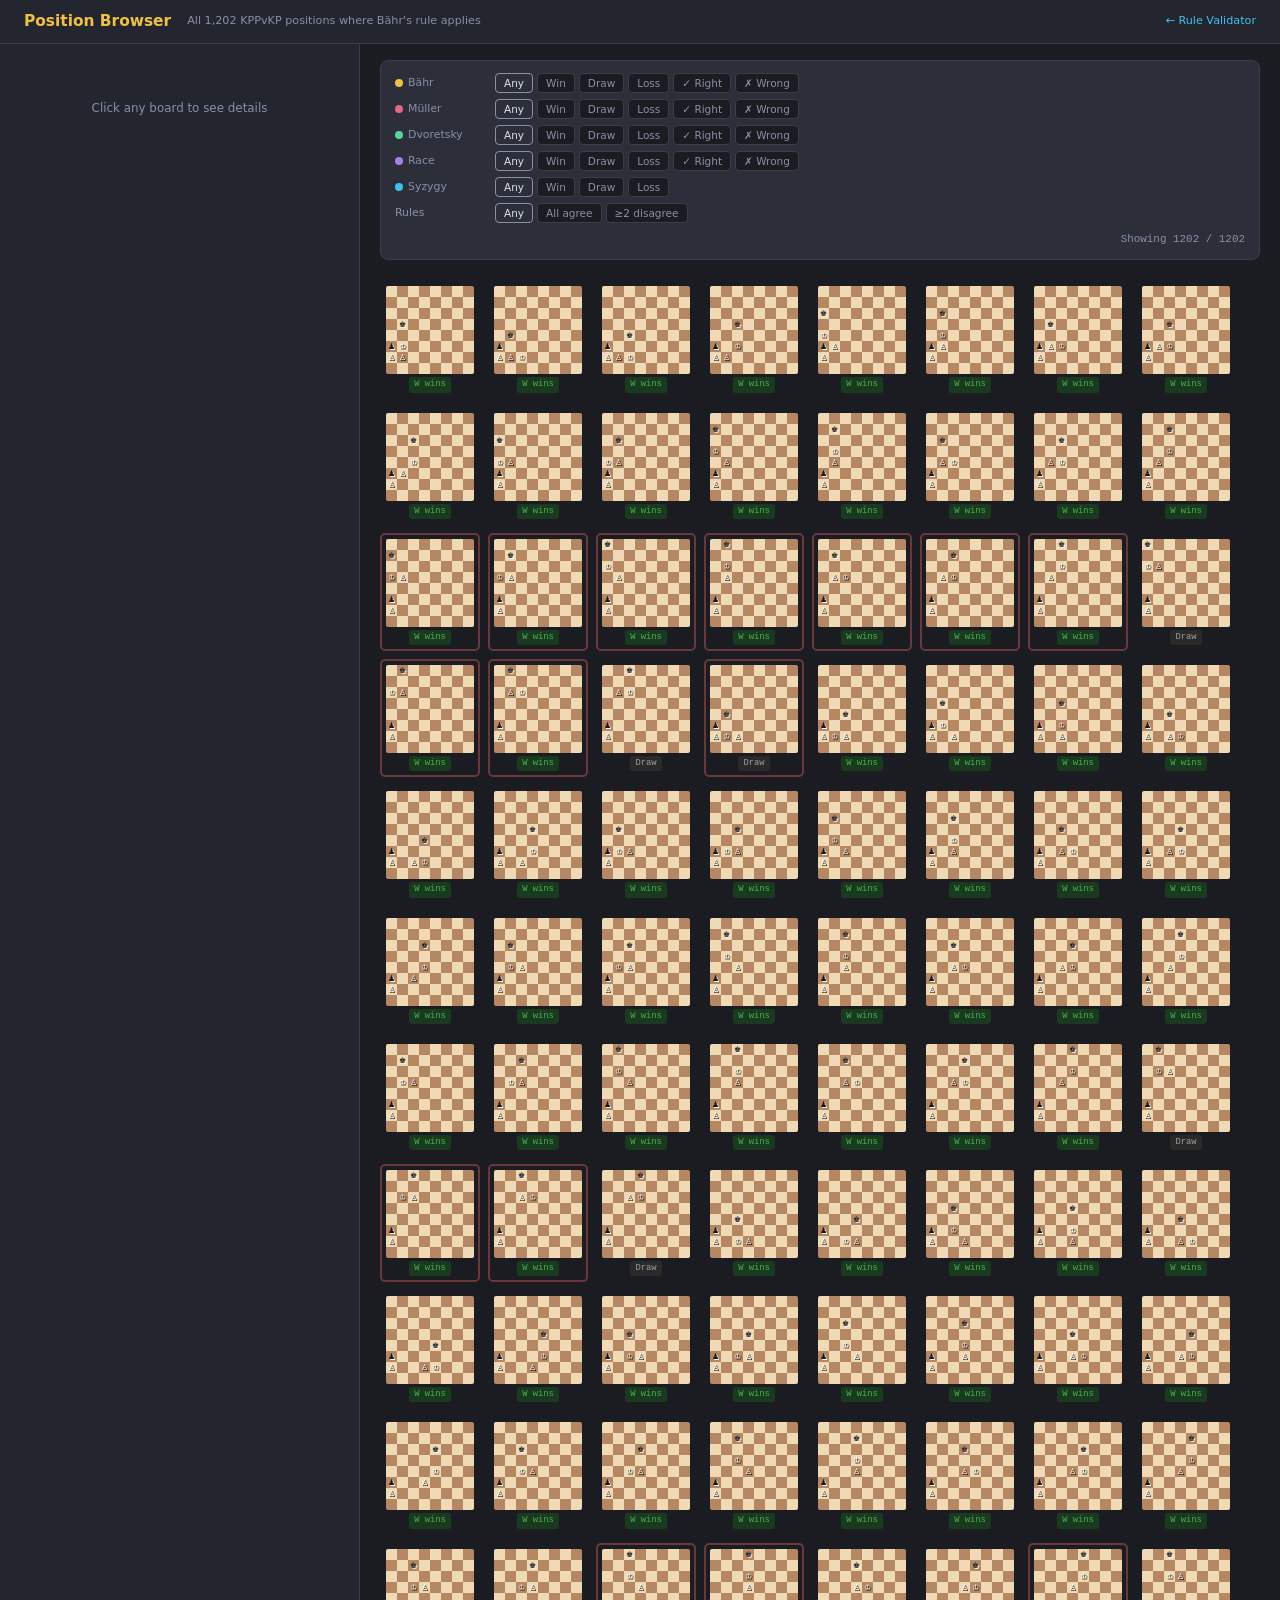
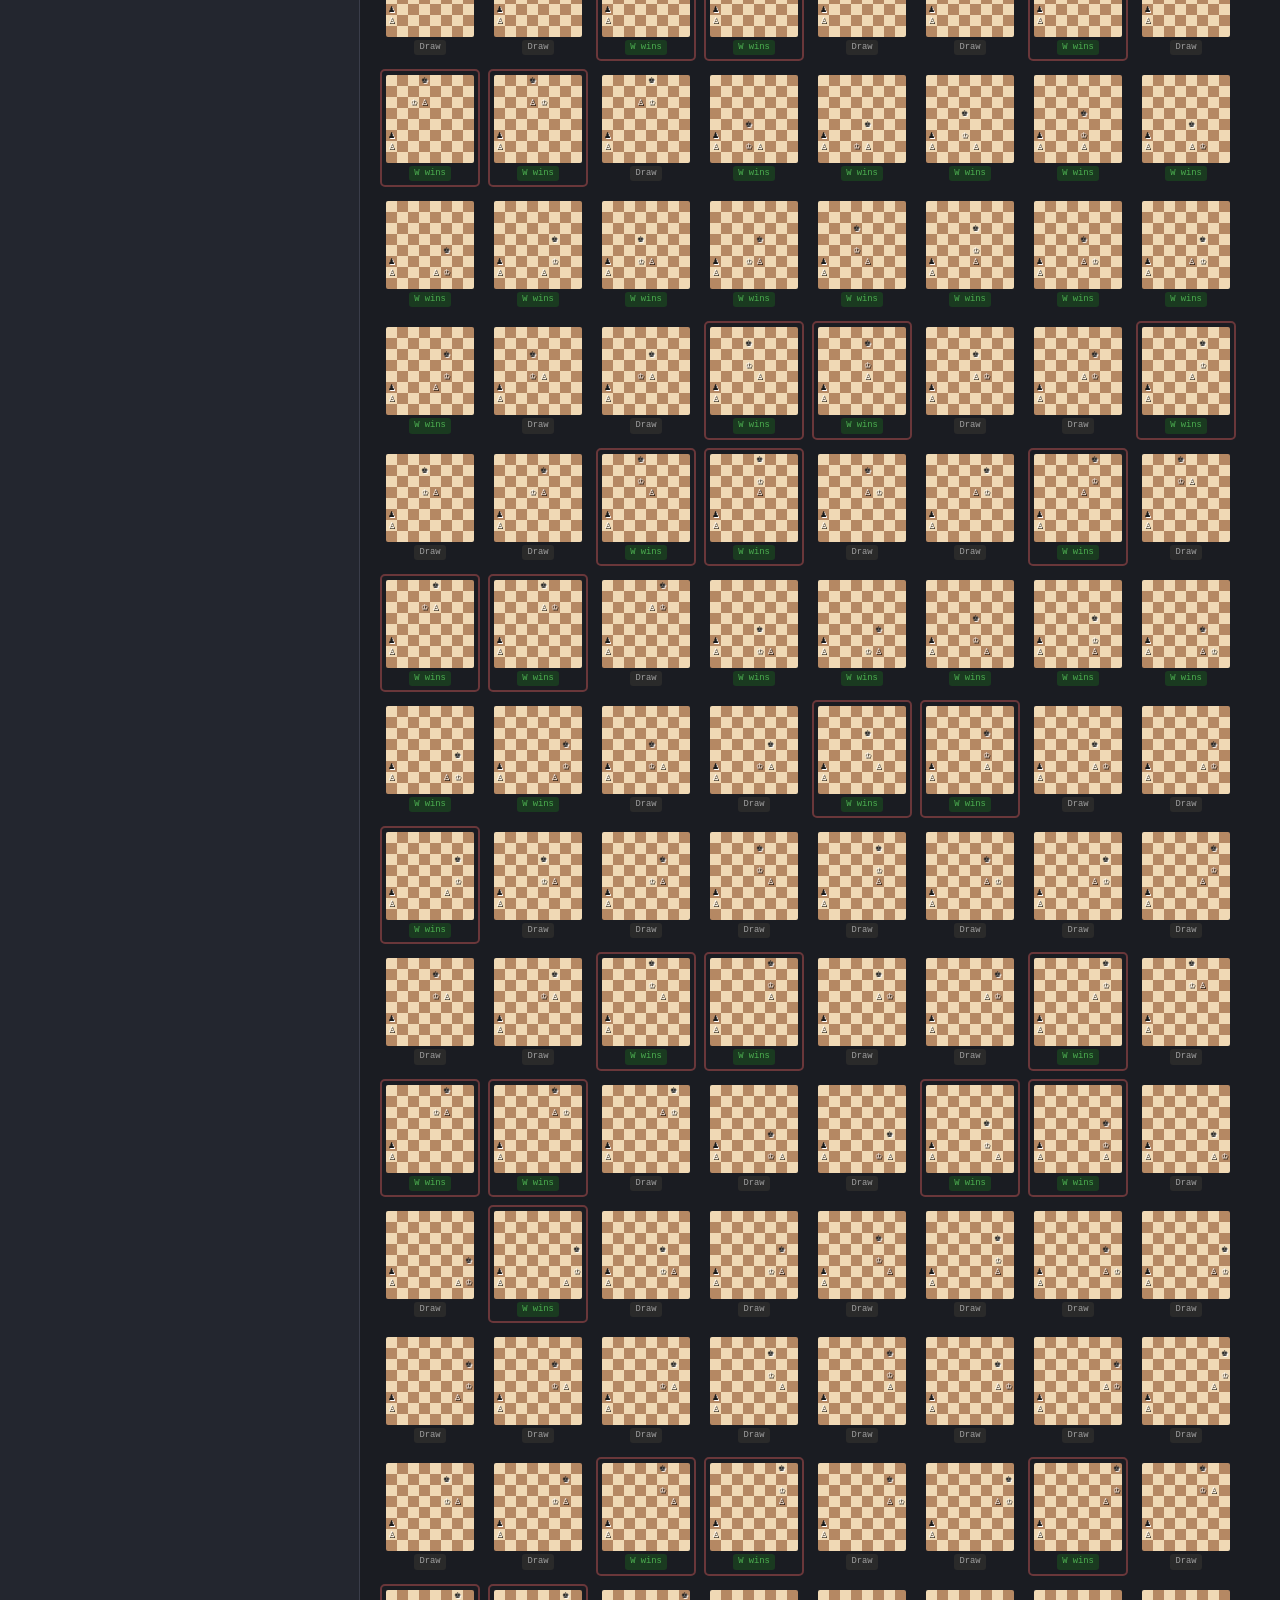
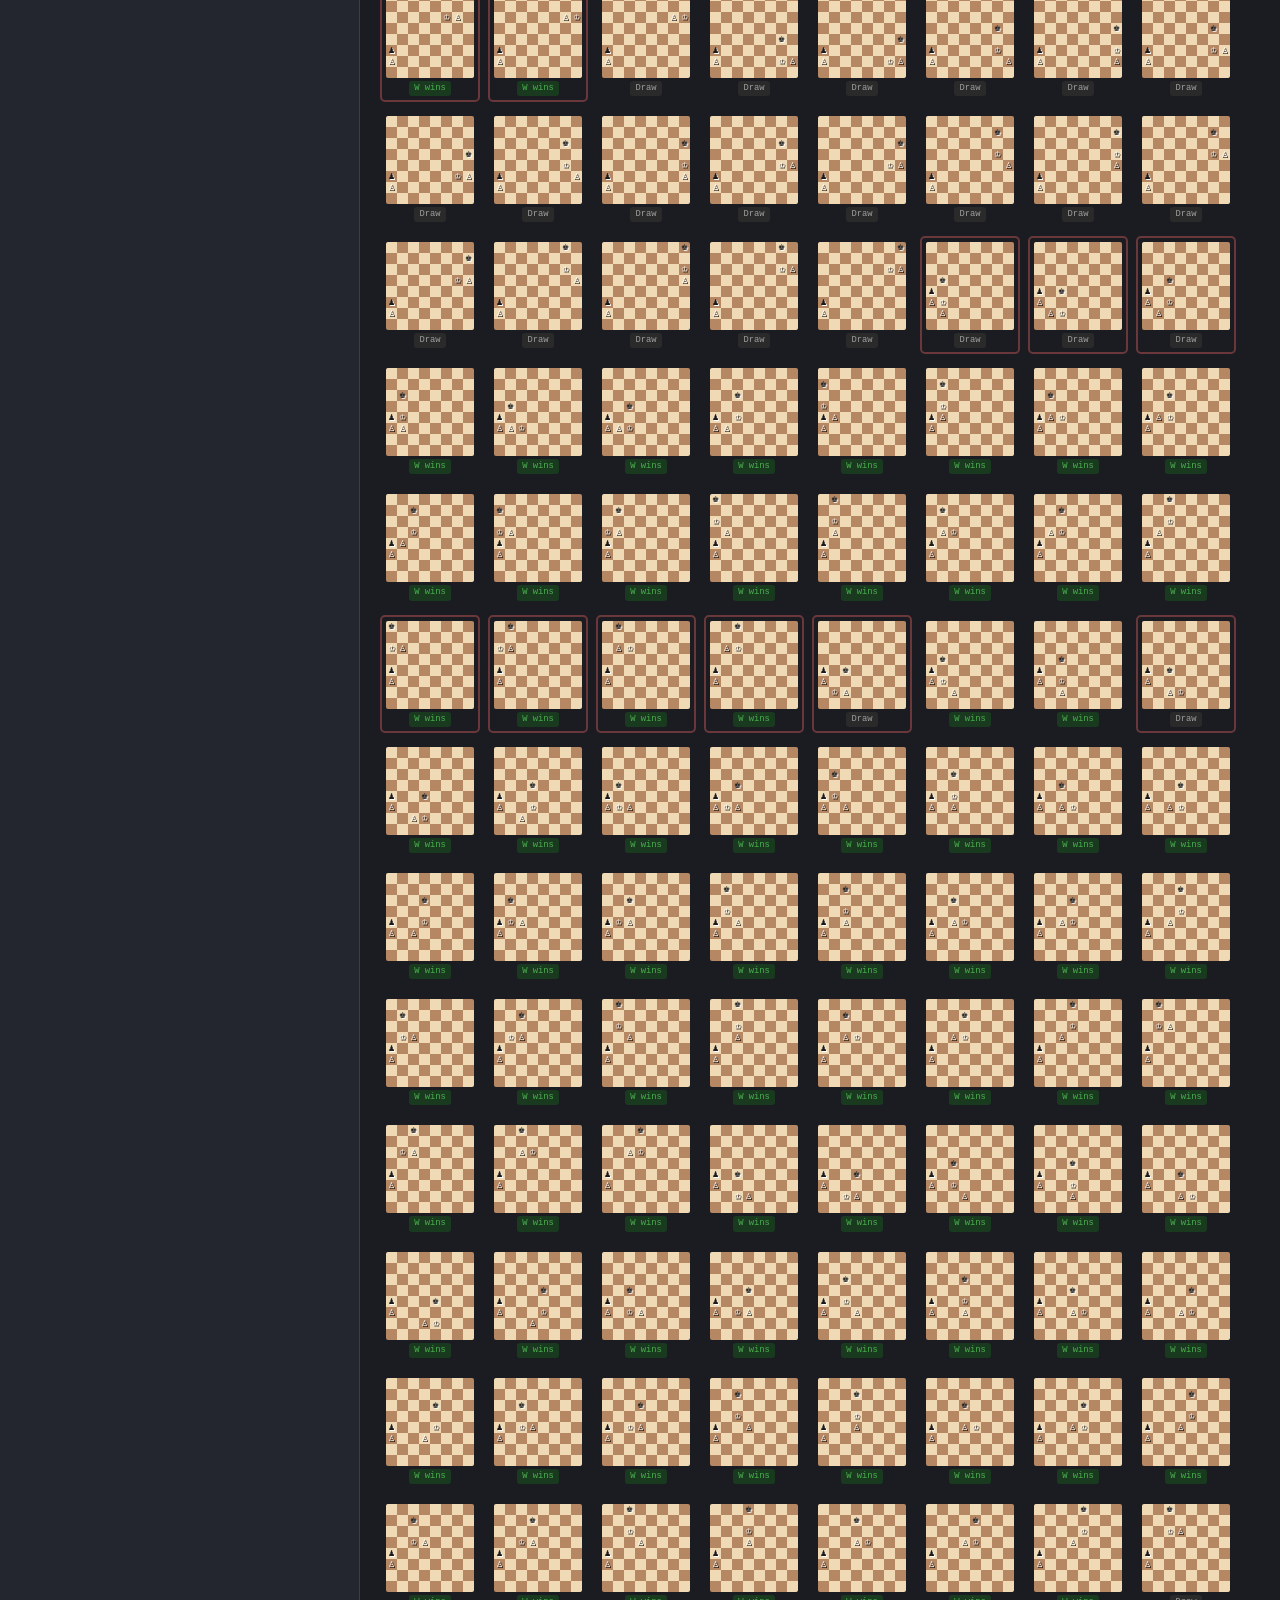
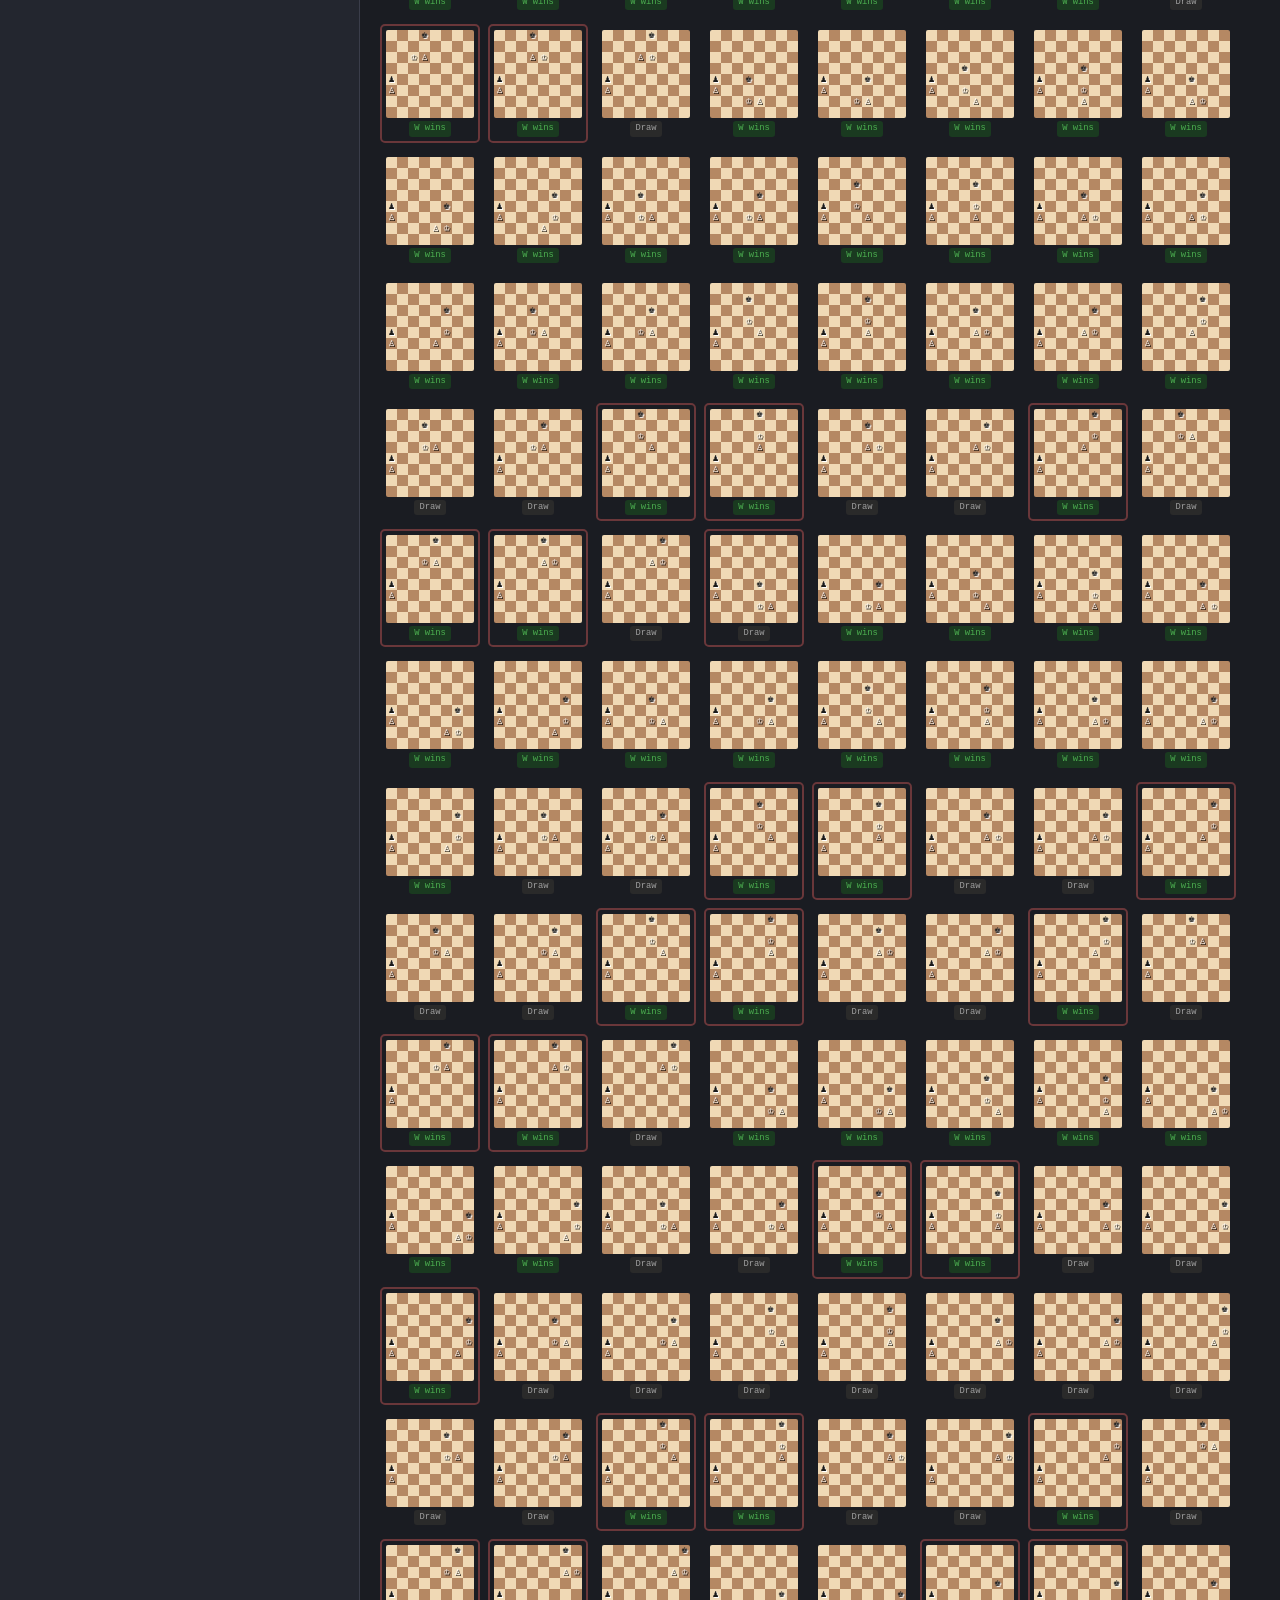
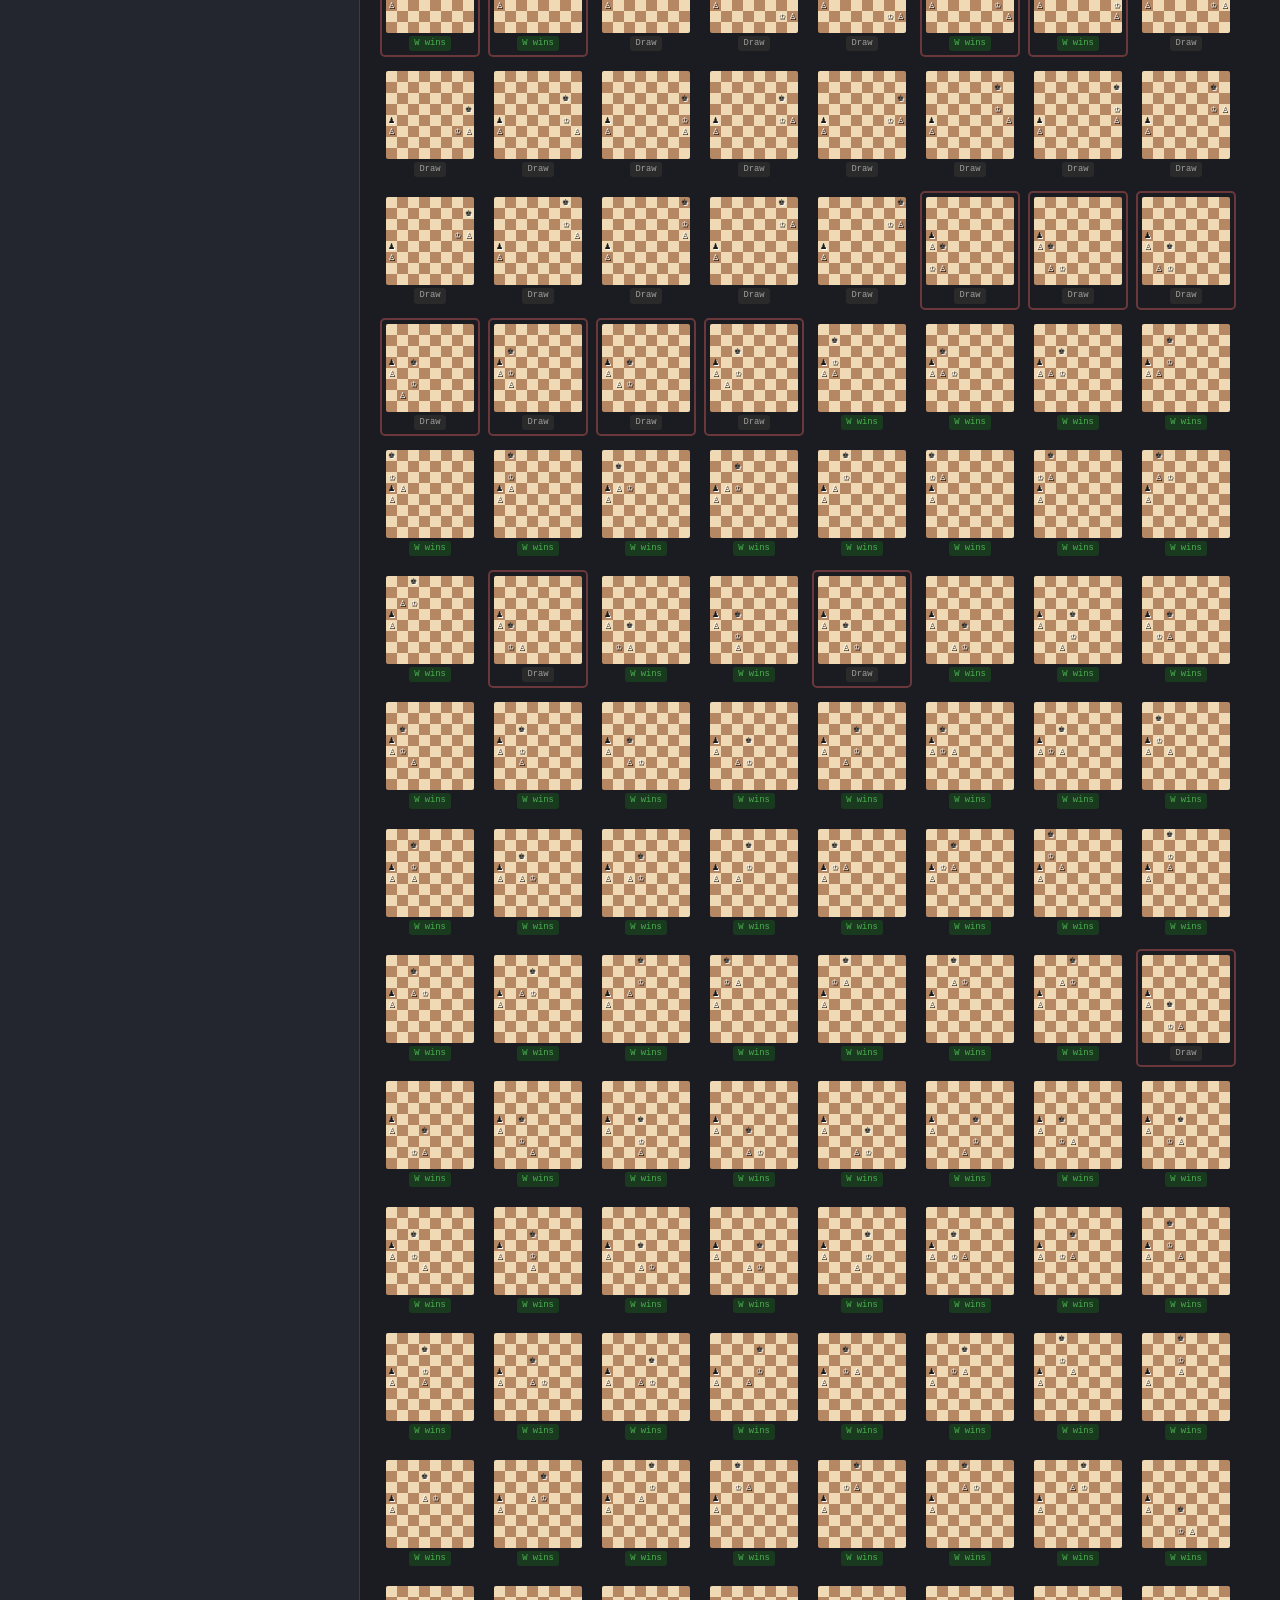
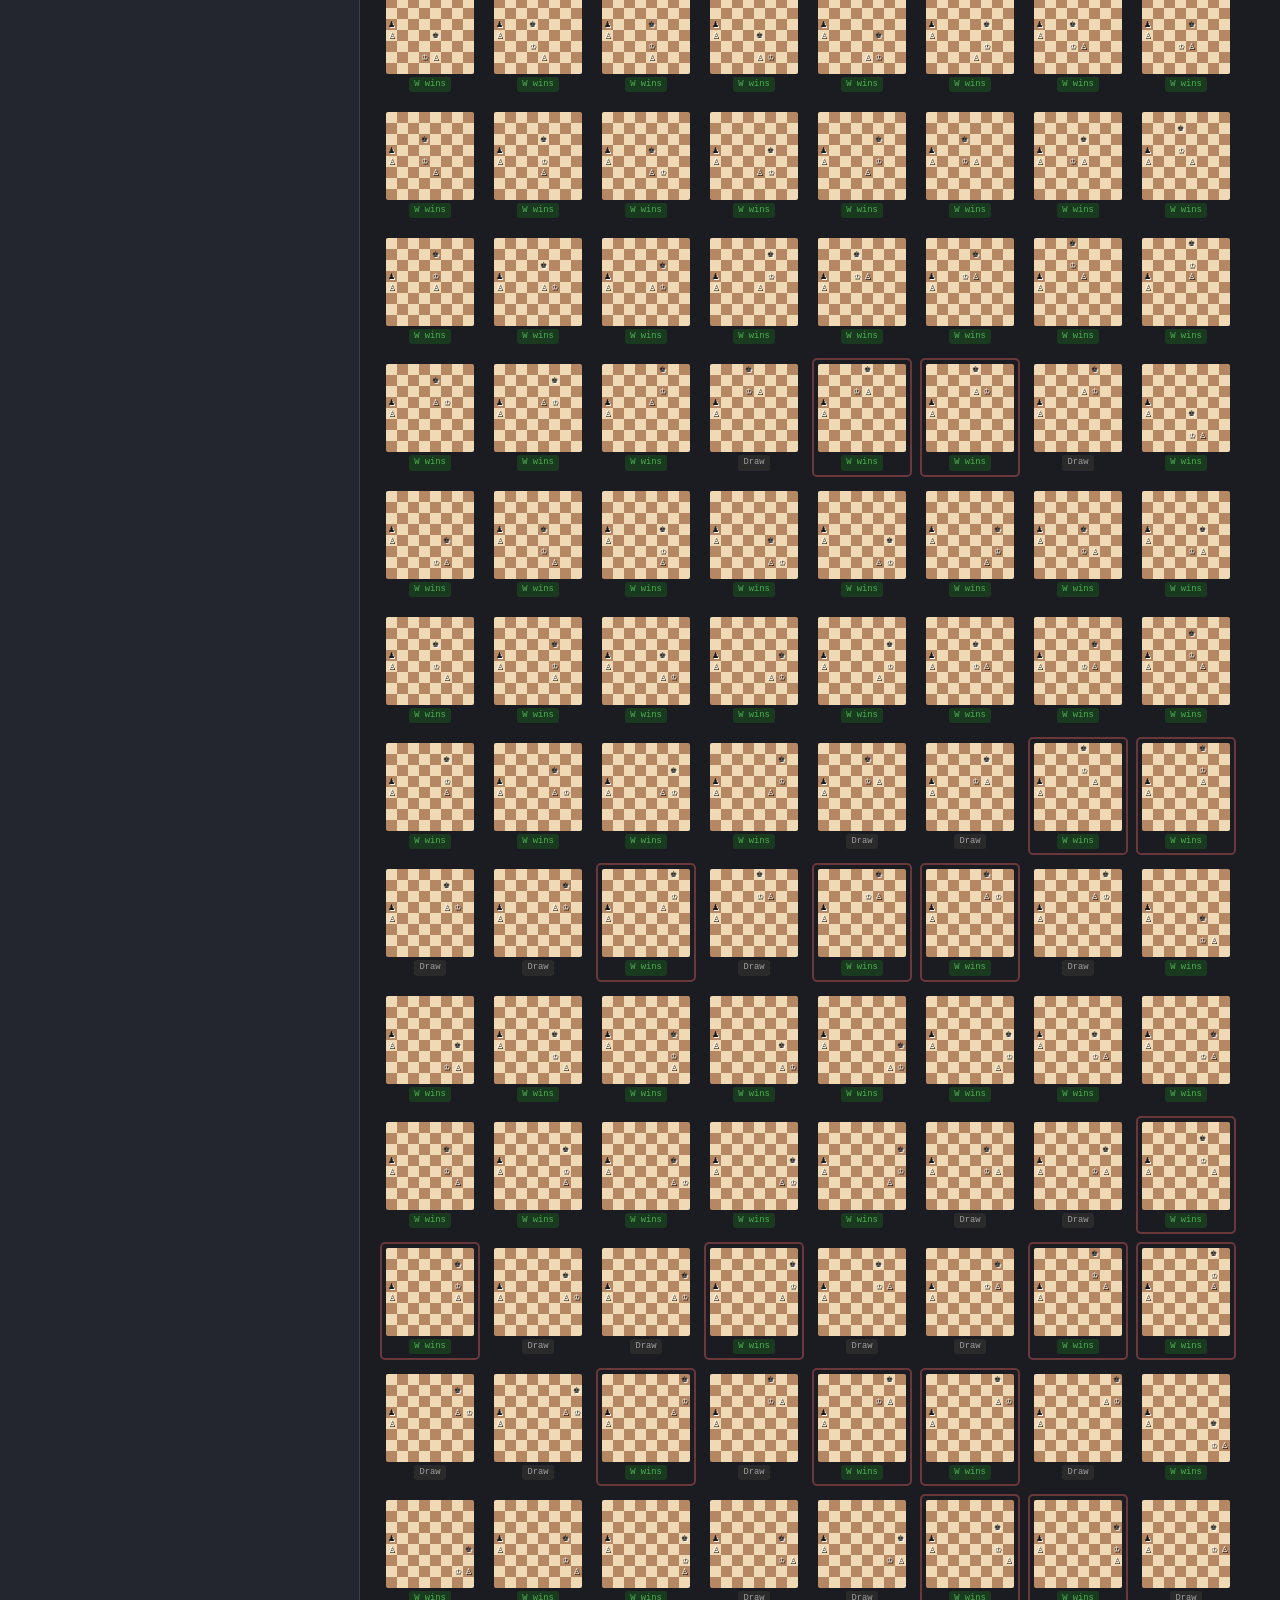
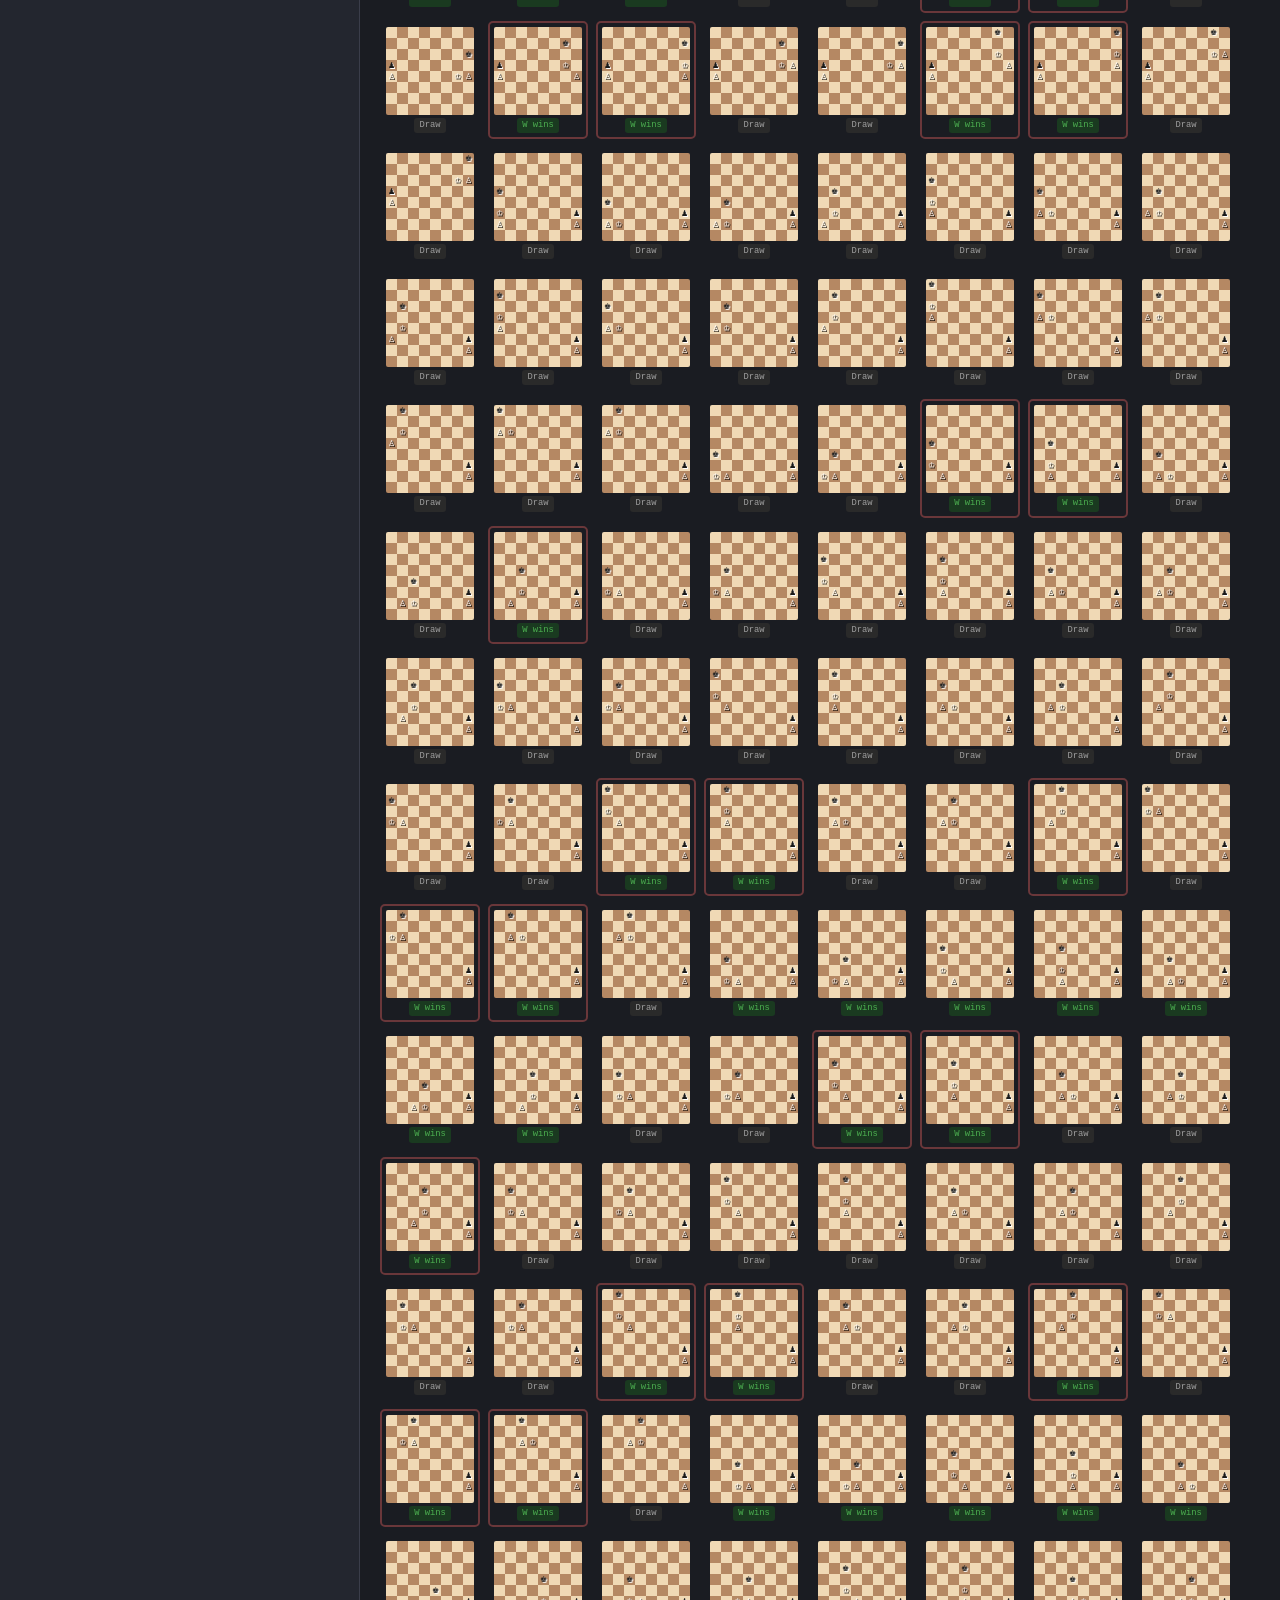
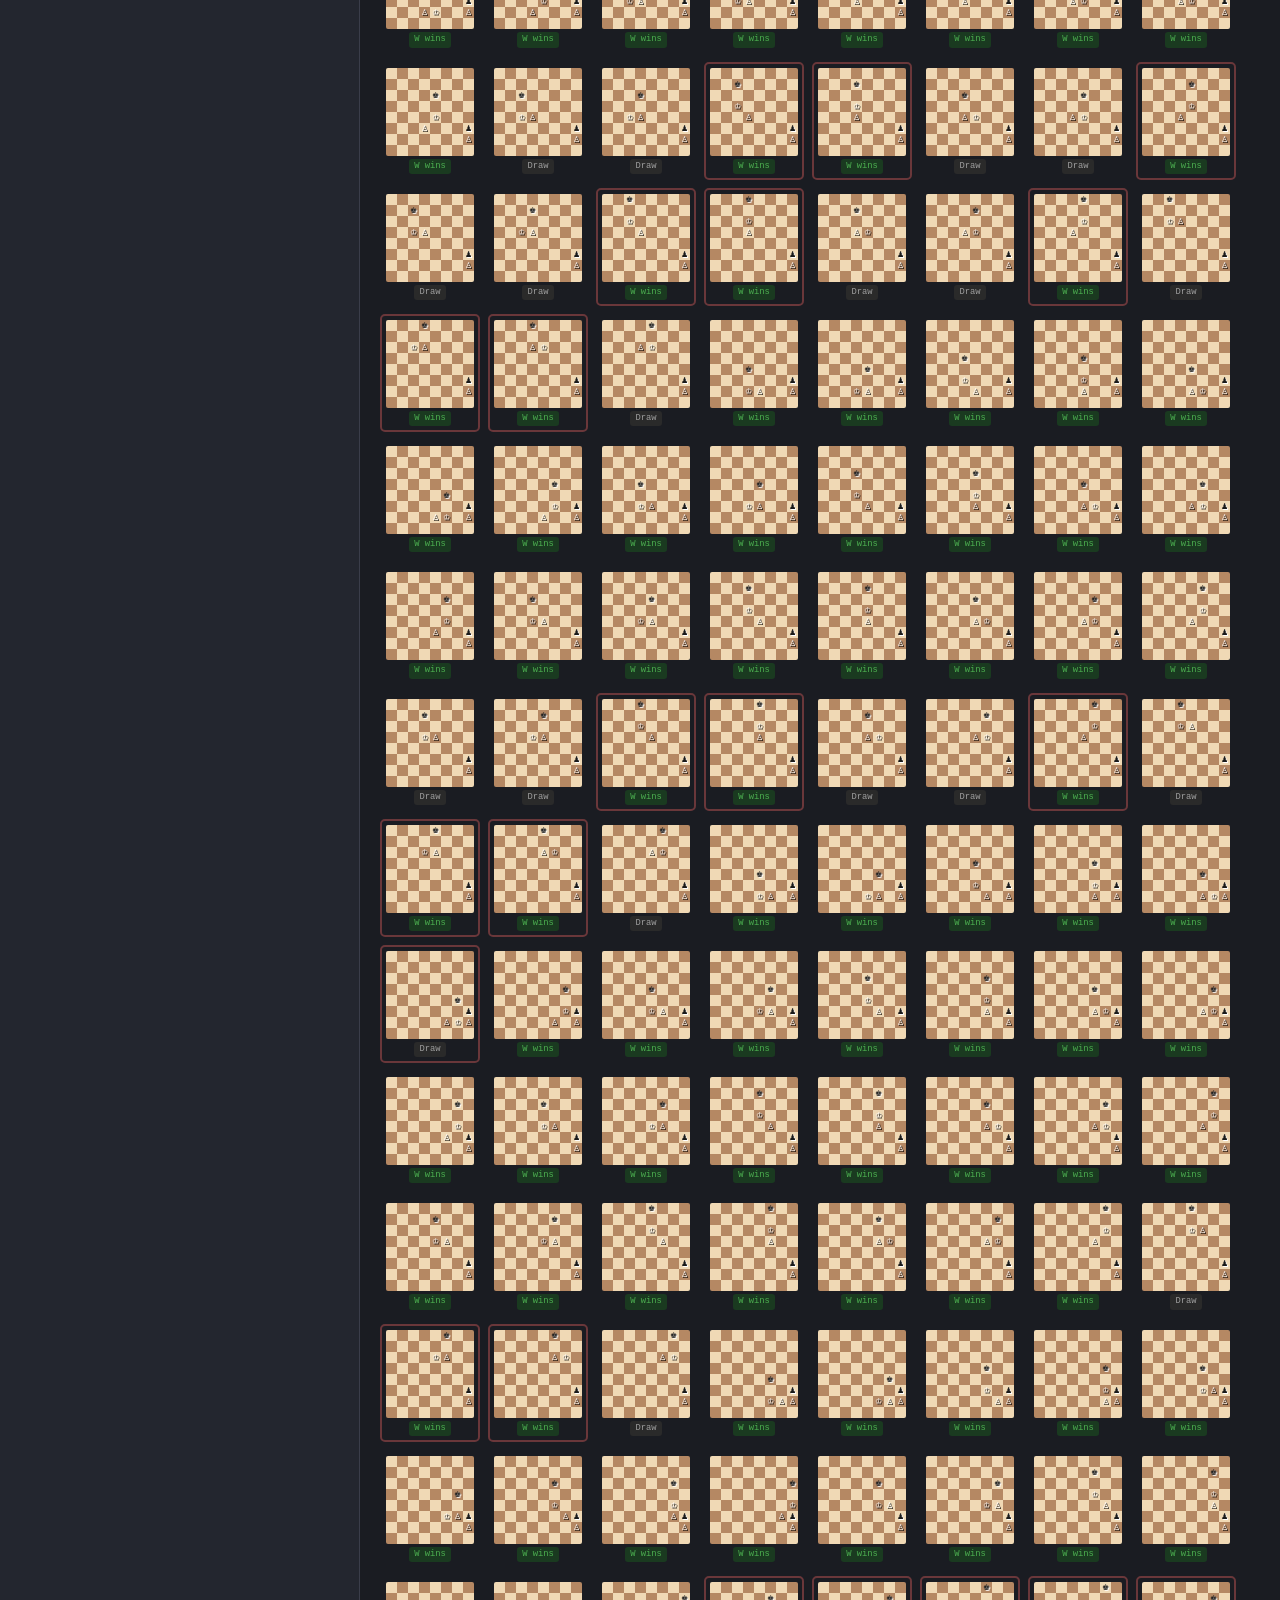
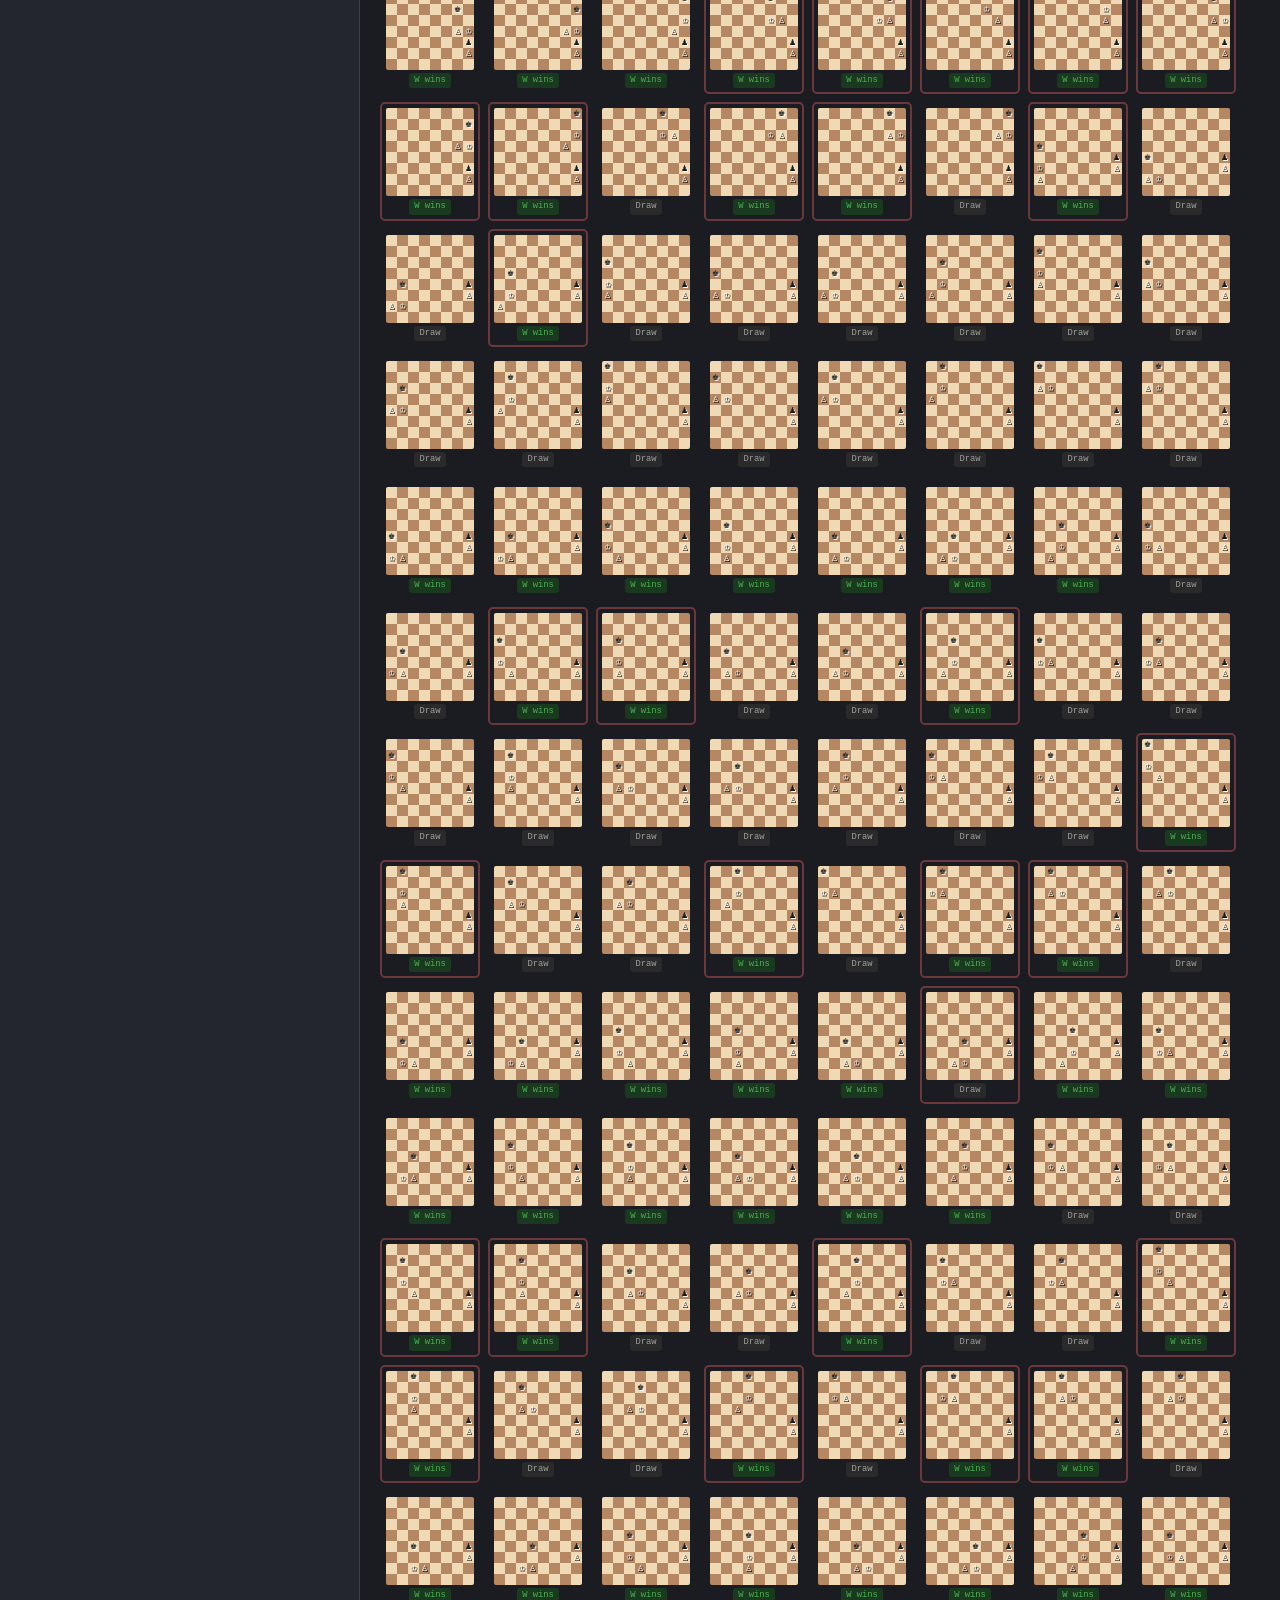
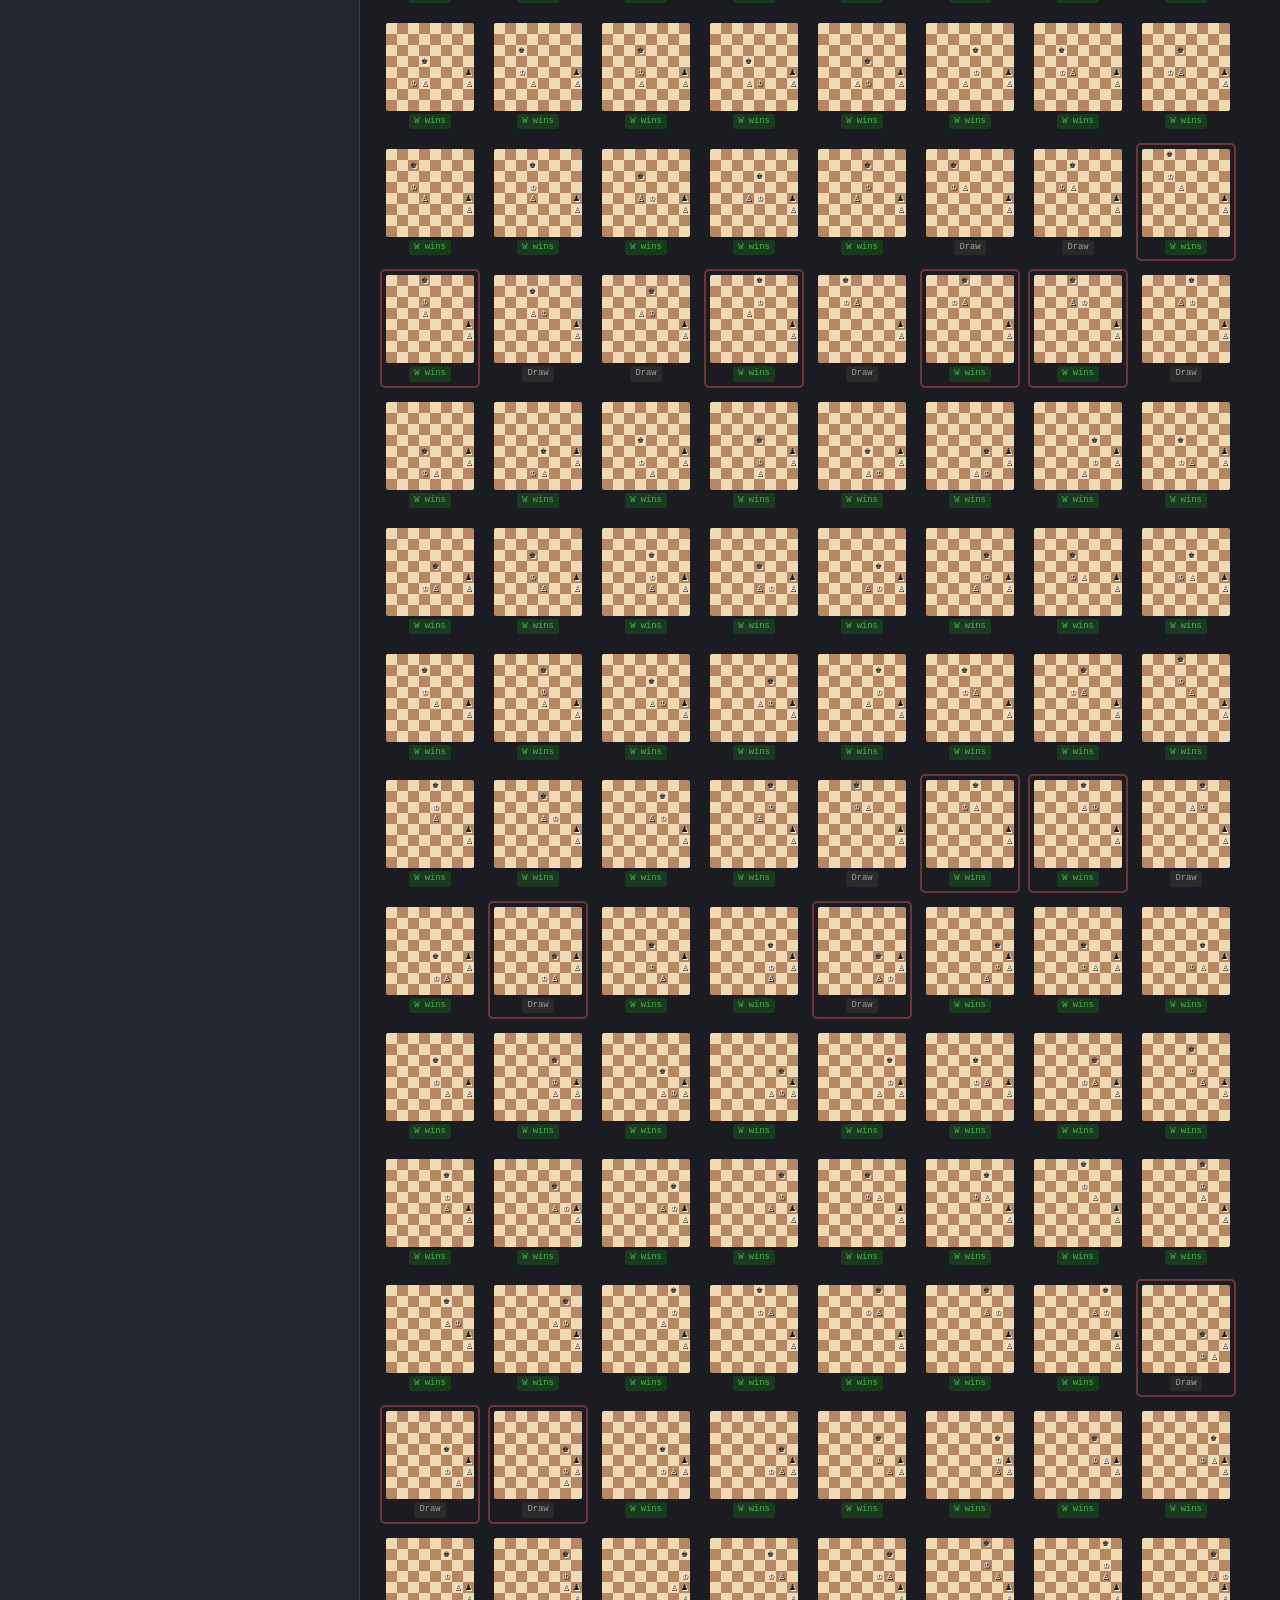
<file: positions.html>
<!DOCTYPE html>
<html lang="en">
<head>
  <meta charset="UTF-8">
  <meta name="viewport" content="width=device-width, initial-scale=1">
  <title>Position Browser</title>
  <link rel="stylesheet" href="css/style.css">
</head>
<body>
<div class="app-wrapper">

  <!-- ── Header ──────────────────────────────────────────────────────────── -->
  <header>
    <h1>Position Browser</h1>
    <span class="subtitle">All 1,202 KPPvKP positions where Bähr's rule applies</span>
    <a class="header-nav-link" href="index.html">← Rule Validator</a>
  </header>

  <!-- ── Loading state ───────────────────────────────────────────────────── -->
  <div id="loading-overlay" class="pos-loading">
    <div class="pos-loading-inner">
      <div class="pos-spinner"></div>
      <div id="loading-msg">Loading Syzygy tablebase…</div>
    </div>
  </div>

  <!-- ── Main content ────────────────────────────────────────────────────── -->
  <div class="pos-layout" id="pos-layout" style="display:none">

    <!-- ── Detail panel (sticky left) ──────────────────────────────────── -->
    <div class="pos-detail-panel" id="detail-panel">
      <div id="detail-placeholder" class="pos-detail-placeholder">
        Click any board to see details
      </div>
      <div id="detail-content" style="display:none">
        <canvas id="detail-canvas" width="320" height="320"></canvas>
        <div id="detail-scores" class="pos-detail-scores"></div>
        <div class="pos-detail-fen-row">
          <span id="detail-fen" class="pos-detail-fen"></span>
          <button class="btn-secondary btn-small" id="detail-copy-btn" title="Copy FEN">⎘</button>
        </div>
        <div class="pos-detail-links">
          <a id="detail-lichess" href="#" target="_blank" rel="noopener">Analyse on Lichess ↗</a>
          <a id="detail-validator" href="#" target="_blank" rel="noopener">Open in Validator ↗</a>
        </div>
      </div>
    </div>

    <!-- ── Board grid (scrollable right) ────────────────────────────────── -->
    <div class="pos-grid-area" id="grid-area">
      <!-- Populated by positions.js -->
    </div>

  </div><!-- end pos-layout -->

  <!-- ── Footer ──────────────────────────────────────────────────────────── -->
  <footer>
    <span id="pos-status">Initialising…</span>
    <span>
      <a href="README.md" target="_blank">README</a> &nbsp;|&nbsp;
      <a href="https://github.com/" target="_blank">GitHub</a>
    </span>
  </footer>

</div><!-- end app-wrapper -->

<script type="module" src="js/positions.js"></script>
</body>
</html>
</file>
<file: css/style.css>
/* ── Reset / Base ─────────────────────────────────────────────────────────── */
*, *::before, *::after { box-sizing: border-box; margin: 0; padding: 0; }

:root {
  --bg:          #1a1c22;
  --surface:     #23262f;
  --surface2:    #2c2f3a;
  --border:      #3a3d4a;
  --text:        #dde1ec;
  --text-dim:    #8a8fa8;
  --accent:      #f0c040;
  --accent2:     #40c0f0;
  --win-color:   #4caf50;
  --draw-color:  #9e9e9e;
  --loss-color:  #f44336;
  --radius:      8px;
  --font-mono:   'Fira Code', 'Consolas', monospace;
  --font-sans:   'Segoe UI', 'Inter', system-ui, sans-serif;
  --board-size:  720px;
}

html, body {
  height: 100%;
  background: var(--bg);
  color: var(--text);
  font-family: var(--font-sans);
  font-size: 14px;
  line-height: 1.5;
}

a { color: var(--accent2); text-decoration: none; }
a:hover { text-decoration: underline; }

/* ── Layout ──────────────────────────────────────────────────────────────── */
.app-wrapper {
  display: flex;
  flex-direction: column;
  min-height: 100vh;
}

header {
  background: var(--surface);
  border-bottom: 1px solid var(--border);
  padding: 10px 24px;
  display: flex;
  align-items: center;
  gap: 16px;
}

header h1 {
  font-size: 1.1rem;
  font-weight: 600;
  color: var(--accent);
}

header .subtitle {
  font-size: 0.8rem;
  color: var(--text-dim);
}

.main-content {
  display: flex;
  flex: 1;
  gap: 0;
  overflow: hidden;
}

/* ── Board panel ─────────────────────────────────────────────────────────── */
.board-panel {
  display: flex;
  flex-direction: column;
  align-items: center;
  padding: 24px;
  gap: 12px;
  flex-shrink: 0;
}

#board {
  width:  var(--board-size);
  height: var(--board-size);
  /* cm-chessboard fills 100% of this container */
}

.board-controls {
  display: flex;
  gap: 8px;
  align-items: center;
}

/* ── Controls panel ──────────────────────────────────────────────────────── */
.controls-panel {
  flex: 1;
  overflow-y: auto;
  padding: 16px 20px;
  background: var(--surface);
  border-left: 1px solid var(--border);
  display: flex;
  flex-direction: column;
  gap: 16px;
  min-width: 300px;
  max-width: 440px;
}

/* ── Section cards ───────────────────────────────────────────────────────── */
.card {
  background: var(--surface2);
  border: 1px solid var(--border);
  border-radius: var(--radius);
  padding: 12px 14px;
}

.card h3 {
  font-size: 0.78rem;
  text-transform: uppercase;
  letter-spacing: 0.08em;
  color: var(--text-dim);
  margin-bottom: 8px;
  font-weight: 600;
}

/* ── Rule toggles ────────────────────────────────────────────────────────── */
.rule-toggles {
  display: flex;
  flex-direction: column;
  gap: 4px;
  margin-bottom: 6px;
}

.rule-toggle {
  display: block;
  width: 100%;
  padding: 6px 10px 6px 12px;
  background: var(--bg);
  color: var(--text-dim);
  border: 1px solid var(--border);
  border-left: 3px solid var(--rule-color, var(--border));
  border-radius: 4px;
  font-size: 0.84rem;
  font-family: inherit;
  text-align: left;
  cursor: pointer;
  opacity: 0.45;
  transition: opacity 0.12s, background 0.12s, color 0.12s;
}

.rule-toggle.rule-toggle-active {
  opacity: 1;
  background: var(--surface);
  color: var(--text);
}

.rule-toggle:not(.rule-toggle-active):hover { opacity: 0.75; }
.rule-toggle.rule-toggle-active:hover       { opacity: 0.9;  }

/* ── Rule descriptions ───────────────────────────────────────────────────── */
#rule-description { margin-top: 4px; }

.rule-detail {
  border-left: 2px solid var(--rule-color, var(--border));
  padding-left: 8px;
  margin-top: 8px;
}

.rule-detail + .rule-detail { margin-top: 10px; }

summary.rule-summary {
  color: var(--rule-color, var(--text));
  cursor: pointer;
  font-size: 0.82rem;
  font-weight: 600;
  list-style: none;
  padding: 2px 0;
  user-select: none;
  display: flex;
  align-items: center;
  gap: 5px;
}

summary.rule-summary::-webkit-details-marker { display: none; }

summary.rule-summary::before {
  content: '▶';
  font-size: 0.58em;
  opacity: 0.7;
  transition: transform 0.12s;
  flex-shrink: 0;
}

details.rule-detail[open] summary.rule-summary::before {
  transform: rotate(90deg);
}

.rule-desc-content {
  font-size: 0.79rem;
  color: var(--text-dim);
  margin-top: 5px;
  line-height: 1.55;
}

.rule-desc-content p   { margin-bottom: 5px; }
.rule-desc-content ul  { padding-left: 16px; }
.rule-desc-content table { border-collapse: collapse; margin: 4px 0; }
.rule-desc-content td, .rule-desc-content th {
  border: 1px solid var(--border); padding: 2px 6px;
}

/* ── Rule score rows ─────────────────────────────────────────────────────── */
.rule-score-list {
  display: flex;
  flex-direction: column;
  margin-bottom: 2px;
}

.rule-score-row {
  display: flex;
  align-items: center;
  gap: 7px;
  padding: 4px 0;
  border-bottom: 1px solid var(--surface);
  font-size: 0.84rem;
}

.rule-score-row:last-child { border-bottom: none; }

.rule-score-dot {
  width: 8px;
  height: 8px;
  border-radius: 50%;
  flex-shrink: 0;
}

.rule-score-name {
  min-width: 80px;
  font-size: 0.78rem;
  color: var(--text-dim);
  flex-shrink: 0;
}

.rule-score-detail {
  font-size: 0.72rem;
  color: var(--text-dim);
}

.rule-score-verdict {
  font-size: 0.75rem;
  margin-left: auto;
}

.rule-score-verdict.agree    { color: var(--win-color);  }
.rule-score-verdict.disagree { color: var(--loss-color); }

.rule-na {
  font-size: 0.75rem;
  color: var(--text-dim);
  font-style: italic;
}

.syzygy-score-row {
  font-size: 0.84rem;
  padding-top: 6px;
  margin-top: 4px;
  border-top: 1px solid var(--border);
  color: var(--text-dim);
}

/* ── Score/prediction display ────────────────────────────────────────────── */
#score-display {
  font-size: 0.85rem;
  padding: 4px 0;
}

#score-display .win  { color: var(--win-color); }
#score-display .draw { color: var(--draw-color); }
#score-display .loss { color: var(--loss-color); }

/* ── Validity badge ──────────────────────────────────────────────────────── */
.badge {
  display: inline-block;
  padding: 3px 8px;
  border-radius: 20px;
  font-size: 0.75rem;
  font-weight: 600;
}

.badge-valid   { background: #1e3a2a; color: var(--win-color);  border: 1px solid var(--win-color); }
.badge-invalid { background: #3a1e1e; color: var(--loss-color); border: 1px solid var(--loss-color); }

/* ── FEN display ─────────────────────────────────────────────────────────── */
.fen-row {
  display: flex;
  gap: 6px;
  align-items: center;
  flex-wrap: wrap;
}

#fen-display {
  font-family: var(--font-mono);
  font-size: 0.72rem;
  color: var(--text-dim);
  word-break: break-all;
  flex: 1;
}

#fen-input {
  width: 100%;
  background: var(--bg);
  color: var(--text);
  border: 1px solid var(--border);
  border-radius: 4px;
  padding: 5px 8px;
  font-family: var(--font-mono);
  font-size: 0.78rem;
  margin-top: 4px;
}

/* ── Buttons ─────────────────────────────────────────────────────────────── */
button {
  cursor: pointer;
  border: none;
  border-radius: 4px;
  padding: 5px 10px;
  font-size: 0.8rem;
  font-family: inherit;
  transition: opacity 0.15s;
}

button:hover  { opacity: 0.85; }
button:active { opacity: 0.7; }
button:disabled { opacity: 0.4; cursor: default; }

.btn-primary {
  background: var(--accent);
  color: #1a1c22;
  font-weight: 600;
}

.btn-secondary {
  background: var(--surface2);
  color: var(--text);
  border: 1px solid var(--border);
}

.btn-small {
  padding: 3px 8px;
  font-size: 0.72rem;
}

/* ── Syzygy result ───────────────────────────────────────────────────────── */
.syzygy-result {
  font-size: 0.82rem;
  padding: 6px 8px;
  border-radius: 4px;
  border: 1px solid var(--border);
  margin-top: 6px;
  background: var(--bg);
  white-space: pre-wrap;
  word-break: break-word;
  min-height: 24px;
}

.syzygy-win  { border-color: var(--win-color);  color: var(--win-color);  }
.syzygy-draw { border-color: var(--draw-color); color: var(--draw-color); }
.syzygy-loss { border-color: var(--loss-color); color: var(--loss-color); }

/* ── Heatmap legend ──────────────────────────────────────────────────────── */
.heatmap-legend { font-size: 0.78rem; color: var(--text-dim); }
.legend-title   { font-weight: 600; margin-bottom: 6px; color: var(--text); }
.legend-row     { display: flex; align-items: center; gap: 6px; margin-bottom: 3px; }
.legend-stripe  {
  display: inline-block;
  width: 28px; height: 8px;
  border-radius: 2px;
  flex-shrink: 0;
}
.heatmap-legend hr { border-color: var(--border); margin: 6px 0; }

/* ── Status bar ──────────────────────────────────────────────────────────── */
footer {
  background: var(--surface);
  border-top: 1px solid var(--border);
  padding: 4px 16px;
  font-size: 0.75rem;
  color: var(--text-dim);
  display: flex;
  justify-content: space-between;
}

#status-bar { flex: 1; }

/* ── Heatmap toggle ──────────────────────────────────────────────────────── */
.toggle-row {
  display: flex;
  align-items: center;
  gap: 8px;
  font-size: 0.82rem;
}

/* ── cm-chessboard overrides ─────────────────────────────────────────────── */
/* v8 uses .square.white / .square.black (not .light / .dark) */
.cm-chessboard.default .board .square.white { fill: #f0d9b5; }
.cm-chessboard.default .board .square.black { fill: #b58863; }

/* ── Piece Palette ───────────────────────────────────────────────────────── */
#piece-palette {
  display: flex;
  flex-direction: column;
  align-items: center;
  gap: 4px;
  width: var(--board-size);
}

.palette-pieces {
  display: flex;
  gap: 16px;
  align-items: center;
  justify-content: center;
  background: var(--surface2);
  border: 1px solid var(--border);
  border-radius: var(--radius);
  padding: 8px 20px;
  width: 100%;
}

.palette-piece {
  display: flex;
  flex-direction: column;
  align-items: center;
  gap: 3px;
  cursor: grab;
  padding: 5px;
  border-radius: 6px;
  border: 2px solid transparent;
  transition: border-color 0.12s;
  user-select: none;
  touch-action: none;
}

.palette-piece:not(.palette-piece-disabled):hover {
  border-color: var(--accent);
}

.palette-piece:not(.palette-piece-disabled):active {
  cursor: grabbing;
}

.palette-piece.palette-piece-disabled {
  opacity: 0.3;
  cursor: not-allowed;
}

.palette-piece-bg {
  width: 58px;
  height: 58px;
  background: #f0d9b5;
  border-radius: 4px;
  display: flex;
  align-items: center;
  justify-content: center;
}

.palette-piece-bg svg {
  width: 54px;
  height: 54px;
  pointer-events: none;
  display: block;
}

.palette-count {
  font-size: 0.65rem;
  color: var(--text-dim);
  font-family: var(--font-mono);
  line-height: 1;
}

.palette-hint {
  font-size: 0.7rem;
  color: var(--text-dim);
  text-align: center;
}

/* Floating ghost during palette drag */
#palette-drag-ghost {
  position: fixed;
  width: 64px;
  height: 64px;
  background: #f0d9b5;
  border-radius: 4px;
  pointer-events: none;
  z-index: 9999;
  transform: translate(-50%, -50%);
  opacity: 0.9;
  display: flex;
  align-items: center;
  justify-content: center;
}

#palette-drag-ghost svg {
  width: 58px;
  height: 58px;
  pointer-events: none;
}

/* ── Responsive ──────────────────────────────────────────────────────────── */
@media (max-width: 820px) {
  .main-content { flex-direction: column; }
  .controls-panel { max-width: 100%; border-left: none; border-top: 1px solid var(--border); }
  :root { --board-size: min(90vw, 630px); }
}

/* ── Header nav link ─────────────────────────────────────────────────────── */
.header-nav-link {
  margin-left: auto;
  font-size: 0.8rem;
  color: var(--accent2);
  white-space: nowrap;
}

/* ── Positions page layout ───────────────────────────────────────────────── */
.pos-layout {
  display: flex;
  flex: 1;
  overflow: hidden;
}

/* ── Detail panel (left, sticky) ─────────────────────────────────────────── */
.pos-detail-panel {
  width: 360px;
  flex-shrink: 0;
  background: var(--surface);
  border-right: 1px solid var(--border);
  overflow-y: auto;
  padding: 16px;
  display: flex;
  flex-direction: column;
  gap: 10px;
}

.pos-detail-placeholder {
  color: var(--text-dim);
  font-size: 0.85rem;
  padding: 40px 0;
  text-align: center;
}

#detail-canvas {
  border-radius: 4px;
  display: block;
  width: 100%;
  height: auto;
  max-width: 320px;
}


.pos-detail-scores {
  margin-top: 4px;
}

.pos-detail-fen-row {
  display: flex;
  align-items: center;
  gap: 6px;
  margin-top: 4px;
}

.pos-detail-fen {
  font-size: 0.72rem;
  font-family: var(--font-mono);
  color: var(--text-dim);
  word-break: break-all;
  flex: 1;
}

.pos-detail-links {
  display: flex;
  flex-direction: column;
  gap: 4px;
  font-size: 0.8rem;
}

/* ── Grid area (right, scrollable) ──────────────────────────────────────── */
.pos-grid-area {
  flex: 1;
  overflow-y: auto;
  padding: 16px 20px;
  display: flex;
  flex-direction: column;
  gap: 20px;
}

/* ── Filter panel ────────────────────────────────────────────────────────── */
.pos-filters {
  display: flex;
  flex-direction: column;
  gap: 6px;
}

.pos-filter-row {
  display: flex;
  align-items: center;
  gap: 10px;
  flex-wrap: wrap;
}

.pos-filter-label {
  min-width: 90px;
  font-size: 0.78rem;
  color: var(--text-dim);
  display: flex;
  align-items: center;
  gap: 5px;
  flex-shrink: 0;
}

.pos-filter-dot {
  width: 8px;
  height: 8px;
  border-radius: 50%;
  flex-shrink: 0;
}

.pos-filter-btngroup {
  display: flex;
  flex-wrap: wrap;
  gap: 4px;
}

.pos-filter-btn {
  padding: 3px 8px;
  font-size: 0.75rem;
  background: var(--bg);
  color: var(--text-dim);
  border: 1px solid var(--border);
  border-radius: 4px;
  cursor: pointer;
  transition: color 0.1s, border-color 0.1s, background 0.1s;
}

.pos-filter-btn.active {
  background: var(--surface2);
  color: var(--text);
  border-color: var(--text-dim);
}

.pos-filter-btn.active[data-value="win"]      { border-color: var(--win-color);  color: var(--win-color); }
.pos-filter-btn.active[data-value="right"]    { border-color: var(--win-color);  color: var(--win-color); }
.pos-filter-btn.active[data-value="agree"]    { border-color: var(--win-color);  color: var(--win-color); }
.pos-filter-btn.active[data-value="draw"]     { border-color: var(--draw-color); color: var(--draw-color); }
.pos-filter-btn.active[data-value="loss"]     { border-color: var(--loss-color); color: var(--loss-color); }
.pos-filter-btn.active[data-value="wrong"]    { border-color: var(--loss-color); color: var(--loss-color); }
.pos-filter-btn.active[data-value="disagree"] { border-color: var(--loss-color); color: var(--loss-color); }

.pos-filter-count {
  text-align: right;
  font-size: 0.78rem;
  color: var(--text-dim);
  margin-top: 2px;
  font-family: var(--font-mono);
}

/* ── Mini board grid ─────────────────────────────────────────────────────── */
.pos-mini-grid {
  display: flex;
  flex-wrap: wrap;
  gap: 8px;
  padding: 0;
}

.pos-mini-wrapper {
  display: flex;
  flex-direction: column;
  align-items: center;
  gap: 3px;
  cursor: pointer;
  border-radius: 5px;
  padding: 4px;
  border: 2px solid transparent;
  transition: border-color 0.12s, background 0.12s;
}

.pos-mini-wrapper:hover {
  background: var(--surface);
  border-color: var(--border);
}

.pos-mini-wrapper.pos-mini-wrong {
  border-color: rgba(224, 96, 96, 0.4);
}

.pos-mini-wrapper.pos-mini-wrong:hover {
  border-color: #e06060;
}

.pos-mini-wrapper.pos-mini-selected {
  border-color: var(--accent2);
  background: var(--surface);
}

.pos-mini-canvas {
  display: block;
  border-radius: 2px;
}

.pos-mini-badge {
  font-size: 0.63rem;
  font-family: var(--font-mono);
  padding: 1px 5px;
  border-radius: 3px;
}

.pos-mini-badge.badge-win  { background: #1a3a20; color: #4caf50; }
.pos-mini-badge.badge-draw { background: #2a2a2a; color: #9e9e9e; }
.pos-mini-badge.badge-loss { background: #3a1a1a; color: #f44336; }

/* ── Loading overlay ─────────────────────────────────────────────────────── */
.pos-loading {
  display: flex;
  flex: 1;
  align-items: center;
  justify-content: center;
}

.pos-loading-inner {
  display: flex;
  flex-direction: column;
  align-items: center;
  gap: 16px;
  color: var(--text-dim);
  font-size: 0.9rem;
}

.pos-spinner {
  width: 32px;
  height: 32px;
  border: 3px solid var(--border);
  border-top-color: var(--accent2);
  border-radius: 50%;
  animation: spin 0.8s linear infinite;
}

@keyframes spin { to { transform: rotate(360deg); } }

/* ── Positions page responsive ───────────────────────────────────────────── */
@media (max-width: 860px) {
  .pos-layout { flex-direction: column; }
  .pos-detail-panel {
    width: 100%;
    border-right: none;
    border-bottom: 1px solid var(--border);
    max-height: 420px;
  }
  #detail-canvas { max-width: 240px; }
}
</file>
